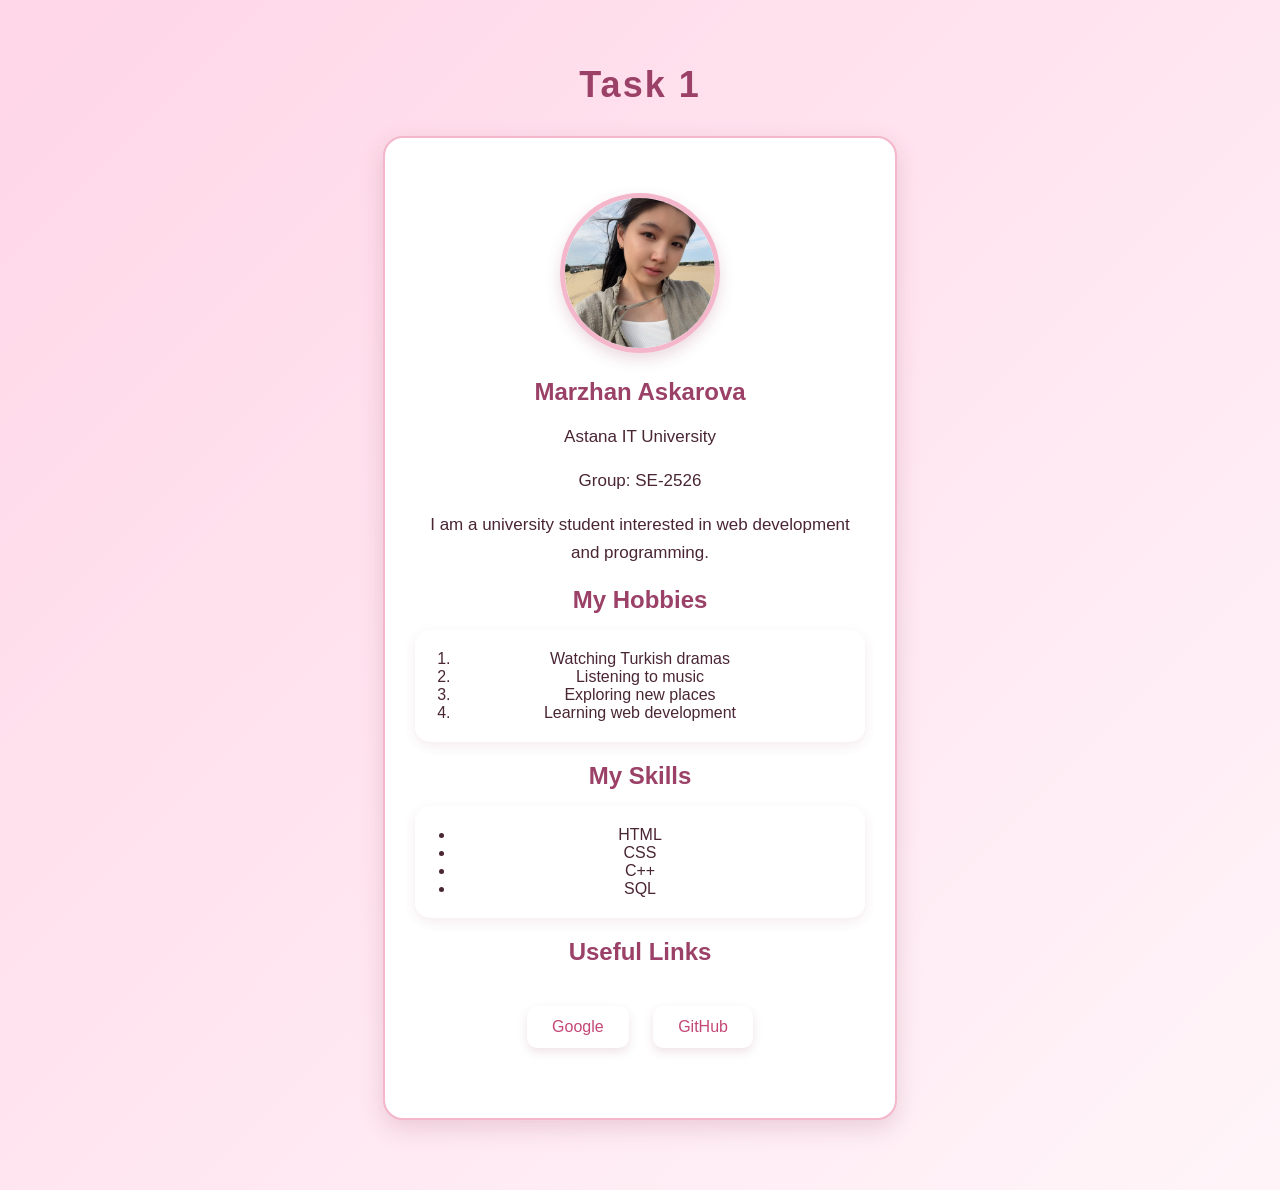
<file: task1.html>
<!DOCTYPE html>
<html>
<head>
    <h1 id="task-title">Task 1</h1>
    <link rel="stylesheet" href="styles.css">
    <div class="profile-card">
    <img src="me.jpg" alt="My profile photo" style="width: 170px; height: 170px; object-fit: cover;">
    <h2>Marzhan Askarova</h2>
    <p>Astana IT University</p>
    <p>Group: SE-2526</p>
    <p>I am a university student interested in web development and programming.</p>
    <h2>My Hobbies</h2>

<ol>
    <li>Watching Turkish dramas</li>
    <li>Listening to music</li>
    <li>Exploring new places</li>
    <li>Learning web development</li>
</ol>

<h2>My Skills</h2>

<ul>
    <li>HTML</li>
    <li>CSS</li>
    <li>C++</li>
    <li>SQL</li>
</ul>
    <h2>Useful Links</h2>

<div class="links">
    <a href="https://www.google.com">Google</a>
    <a href="https://www.github.com">GitHub</a>
</div>
</div>
</file>
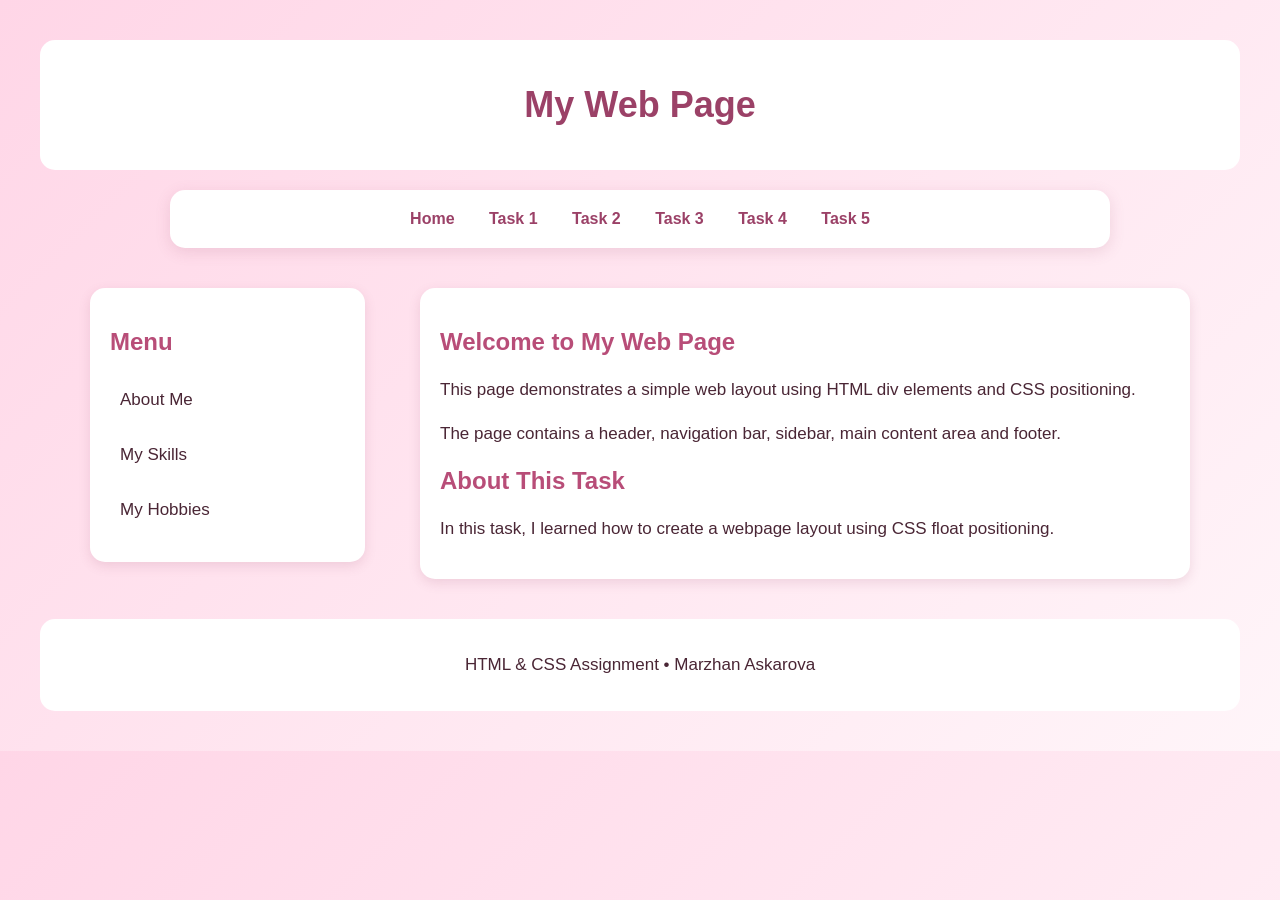
<file: task2.html>
<!DOCTYPE html>
<html>
<head>
    <title>Task 2</title>
    <link rel="stylesheet" href="styles.css">
</head>

<body>

    <header>
        <h1>My Web Page</h1>
    </header>

    <nav>
        <a href="index.html">Home</a>
        <a href="task1.html">Task 1</a>
        <a href="task2.html">Task 2</a>
        <a href="task3.html">Task 3</a>
        <a href="task4.html">Task 4</a>
        <a href="task5.html">Task 5</a>
    </nav>

    <div class="container">

        <div class="sidebar">
            <h2>Menu</h2>
            <p>About Me</p>
            <p>My Skills</p>
            <p>My Hobbies</p>
        </div>

        <div class="main-content">
            <h2>Welcome to My Web Page</h2>

            <p>
                This page demonstrates a simple web layout using HTML div elements and CSS positioning.
            </p>

            <p>
                The page contains a header, navigation bar, sidebar, main content area and footer.
            </p>

            <h2>About This Task</h2>

            <p>
                In this task, I learned how to create a webpage layout using CSS float positioning.
            </p>
        </div>

    </div>

    <footer>
        <p>HTML & CSS Assignment • Marzhan Askarova</p>
    </footer>

</body>
</html>
</file>
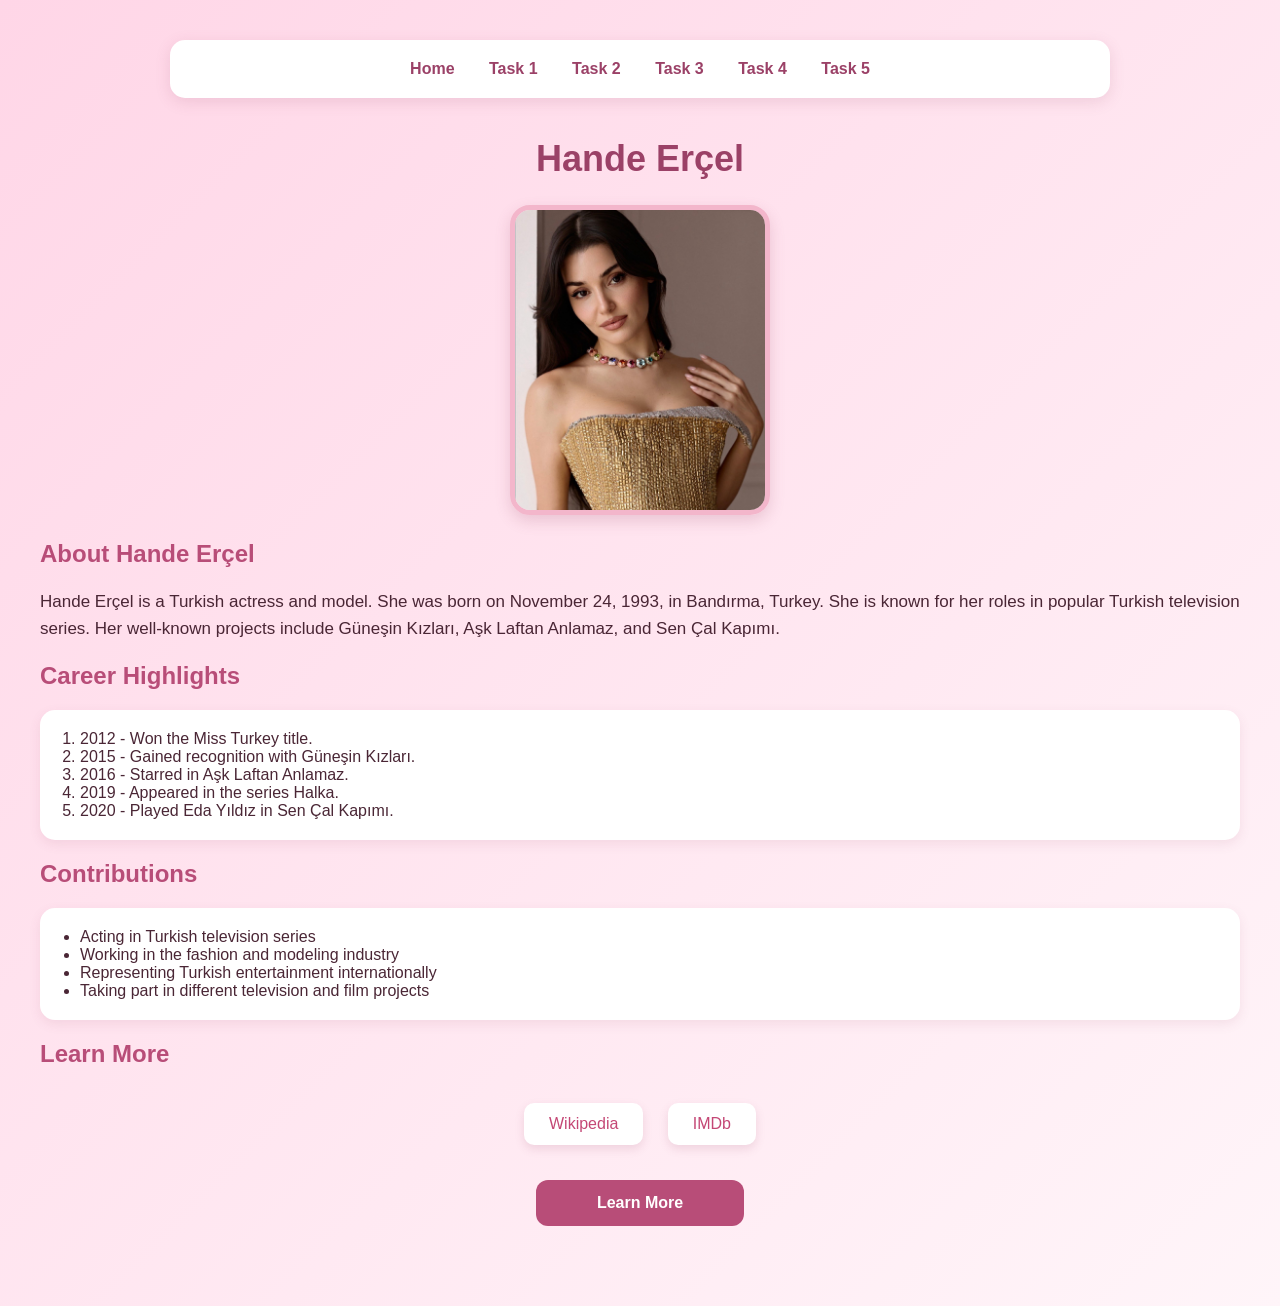
<file: task3.html>
<!DOCTYPE html>
<html>
<head>
    <title>Task 3 - Hande Erçel</title>
    <link rel="stylesheet" href="styles.css">
</head>

<body>

    <nav>
        <a href="index.html">Home</a>
        <a href="task1.html">Task 1</a>
        <a href="task2.html">Task 2</a>
        <a href="task3.html">Task 3</a>
        <a href="task4.html">Task 4</a>
        <a href="task5.html">Task 5</a>
    </nav>

    <h1>Hande Erçel</h1>

    <img src="hande.jpg" alt="Hande Erçel portrait">

    <h2>About Hande Erçel</h2>

    <p>
        Hande Erçel is a Turkish actress and model. 
        She was born on November 24, 1993, in Bandırma, Turkey.
        She is known for her roles in popular Turkish television series.
        Her well-known projects include Güneşin Kızları, Aşk Laftan Anlamaz,
        and Sen Çal Kapımı.
    </p>

    <h2>Career Highlights</h2>

    <ol>
        <li>2012 - Won the Miss Turkey title.</li>
        <li>2015 - Gained recognition with Güneşin Kızları.</li>
        <li>2016 - Starred in Aşk Laftan Anlamaz.</li>
        <li>2019 - Appeared in the series Halka.</li>
        <li>2020 - Played Eda Yıldız in Sen Çal Kapımı.</li>
    </ol>

    <h2>Contributions</h2>

    <ul>
        <li>Acting in Turkish television series</li>
        <li>Working in the fashion and modeling industry</li>
        <li>Representing Turkish entertainment internationally</li>
        <li>Taking part in different television and film projects</li>
    </ul>

   <h2>Learn More</h2>

<div class="tribute-links">
    <a href="https://en.wikipedia.org/wiki/Hande_Er%C3%A7el">Wikipedia</a>
    <a href="https://www.imdb.com/name/nm7495853/">IMDb</a>
</div>

<a class="learn-button" href="https://en.wikipedia.org/wiki/Hande_Er%C3%A7el">
    Learn More
</a>

</body>
</html>
</file>
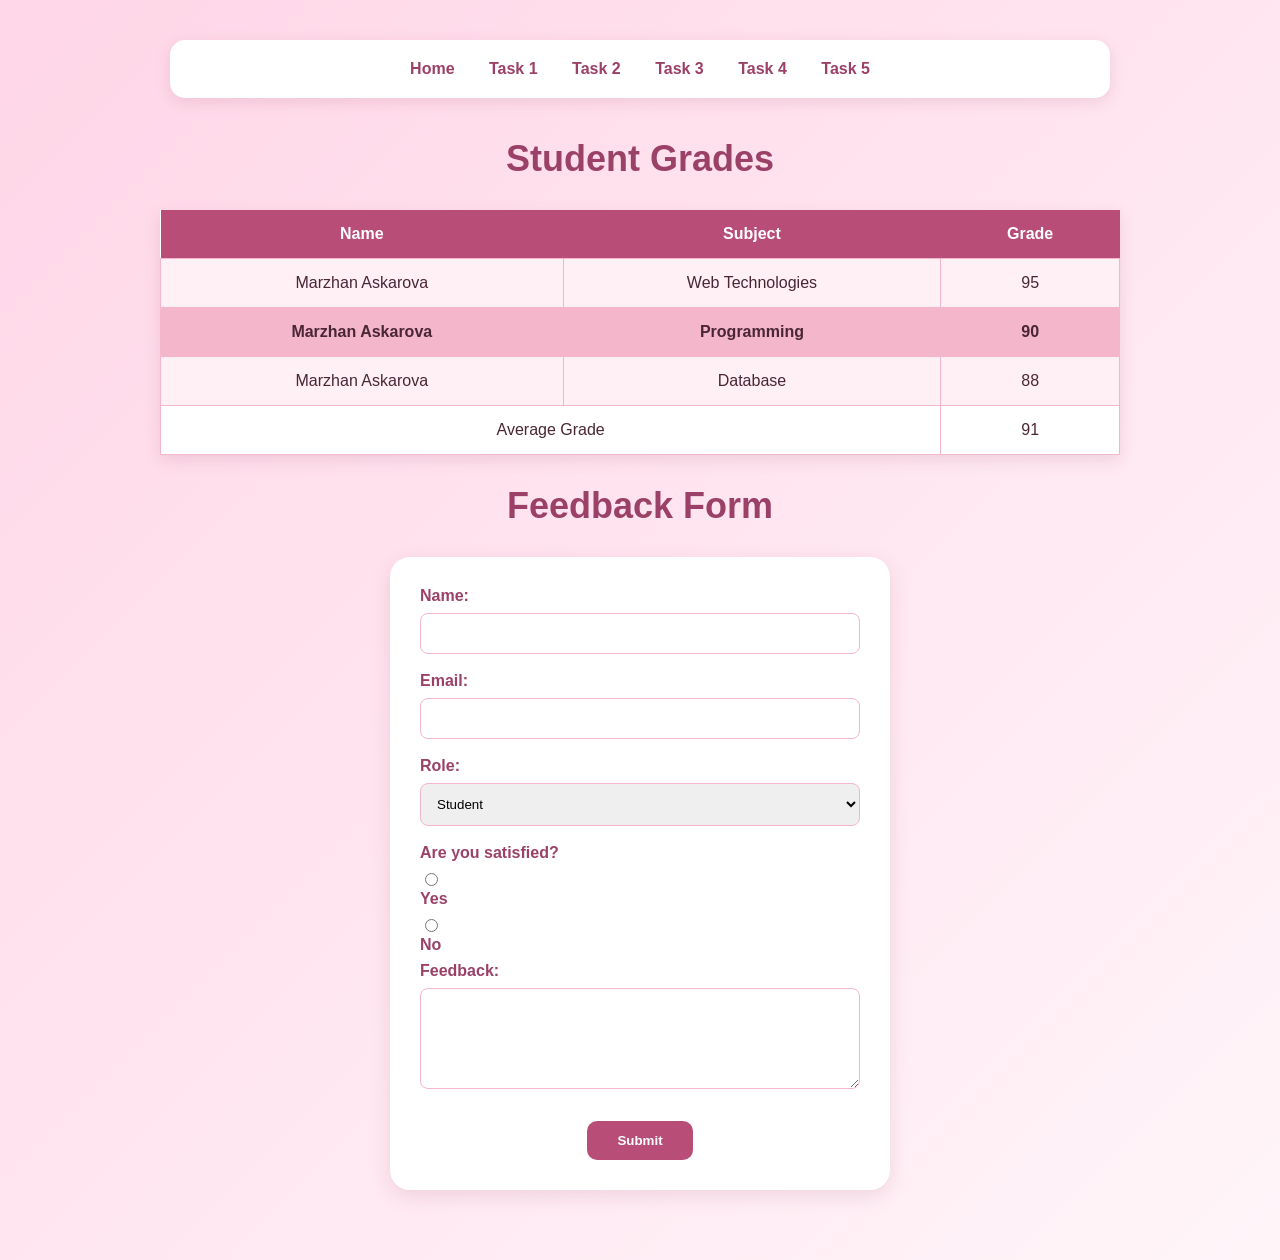
<file: task4.html>
<!DOCTYPE html>
<html>
<head>
    <title>Task 4 - Grades</title>
    <link rel="stylesheet" href="styles.css">
</head>

<body>

    <nav>
        <a href="index.html">Home</a>
        <a href="task1.html">Task 1</a>
        <a href="task2.html">Task 2</a>
        <a href="task3.html">Task 3</a>
        <a href="task4.html">Task 4</a>
        <a href="task5.html">Task 5</a>
    </nav>

    <h1 id="grades-title">Student Grades</h1>

    <table class="grades-table">
        <tr>
            <th>Name</th>
            <th>Subject</th>
            <th>Grade</th>
        </tr>

        <tr>
            <td>Marzhan Askarova</td>
            <td>Web Technologies</td>
            <td>95</td>
        </tr>

        <tr class="highlight">
            <td>Marzhan Askarova</td>
            <td>Programming</td>
            <td>90</td>
        </tr>

        <tr>
            <td>Marzhan Askarova</td>
            <td>Database</td>
            <td>88</td>
        </tr>

        <tr>
            <td colspan="2">Average Grade</td>
            <td>91</td>
        </tr>
    </table>
    <h1>Feedback Form</h1>

<form class="feedback-form">

    <label for="name">Name:</label>
    <input type="text" id="name" name="name">

    <label for="email">Email:</label>
    <input type="email" id="email" name="email">

    <label for="role">Role:</label>
    <select id="role" name="role">
        <option>Student</option>
        <option>Teacher</option>
        <option>Other</option>
    </select>

    <label>Are you satisfied?</label>

    <div>
        <input type="radio" id="yes" name="satisfied" value="yes">
        <label for="yes">Yes</label>

        <input type="radio" id="no" name="satisfied" value="no">
        <label for="no">No</label>
    </div>

    <label for="message">Feedback:</label>
    <textarea id="message" name="message" rows="5"></textarea>

    <button type="submit">Submit</button>

</form>

</body>
</html>
</file>
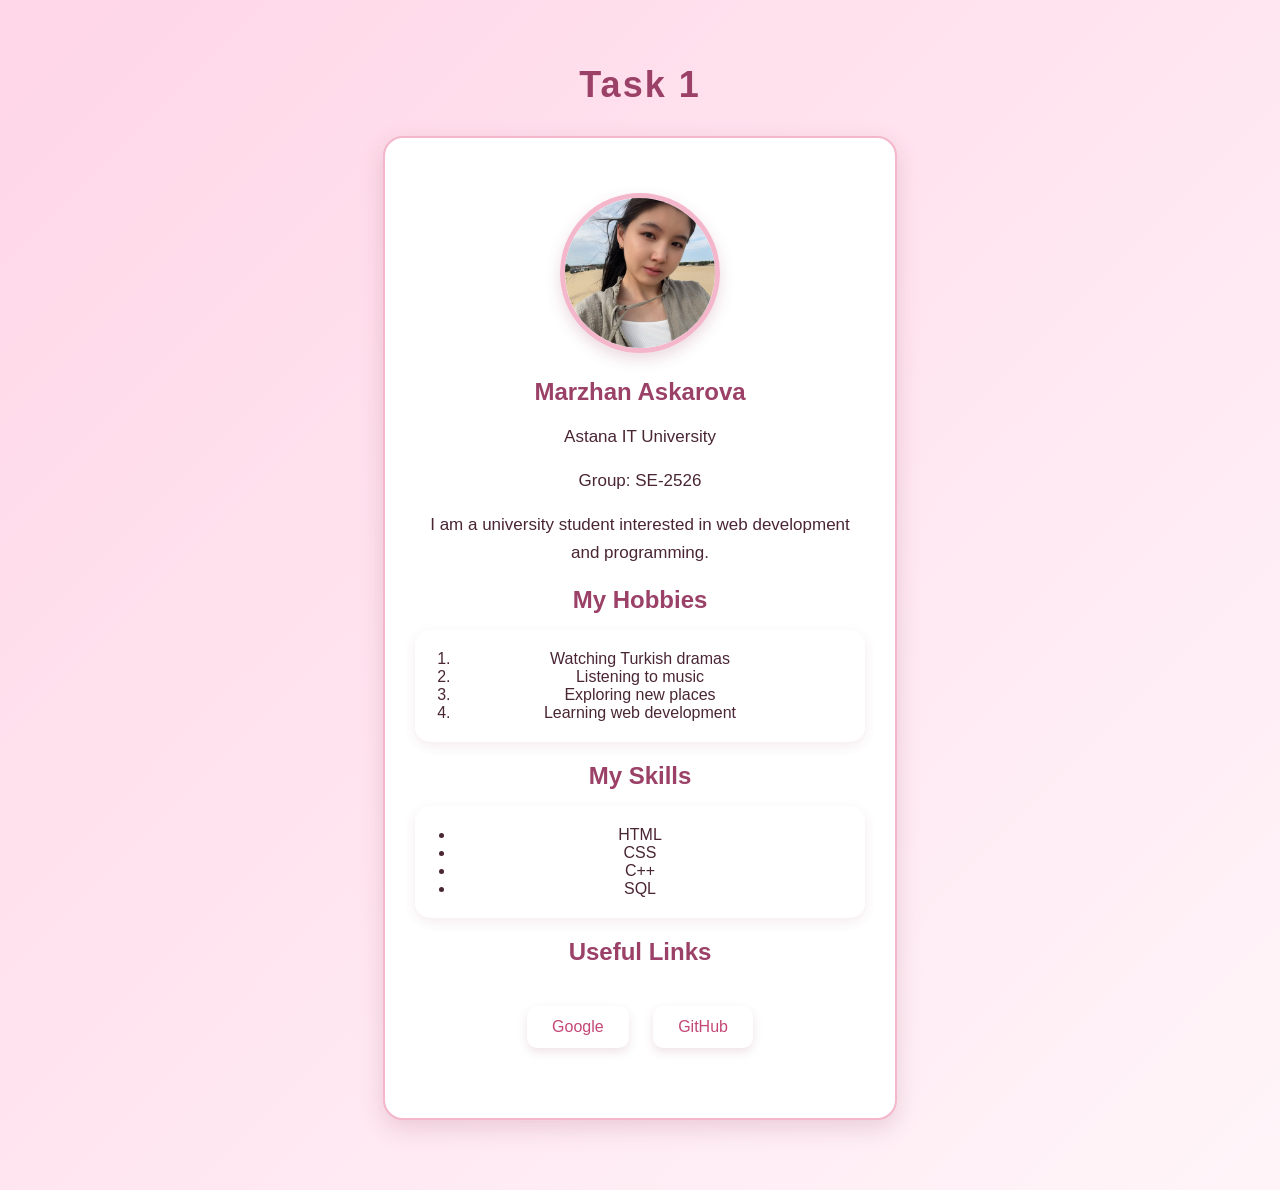
<file: assignment 1 frontend/task1.html>
<!DOCTYPE html>
<html>
<head>
    <h1 id="task-title">Task 1</h1>
    <link rel="stylesheet" href="styles.css">
    <div class="profile-card">
    <img src="me.jpg" alt="My profile photo" style="width: 170px; height: 170px; object-fit: cover;">
    <h2>Marzhan Askarova</h2>
    <p>Astana IT University</p>
    <p>Group: SE-2526</p>
    <p>I am a university student interested in web development and programming.</p>
    <h2>My Hobbies</h2>

<ol>
    <li>Watching Turkish dramas</li>
    <li>Listening to music</li>
    <li>Exploring new places</li>
    <li>Learning web development</li>
</ol>

<h2>My Skills</h2>

<ul>
    <li>HTML</li>
    <li>CSS</li>
    <li>C++</li>
    <li>SQL</li>
</ul>
    <h2>Useful Links</h2>

<div class="links">
    <a href="https://www.google.com">Google</a>
    <a href="https://www.github.com">GitHub</a>
</div>
</div>
</file>
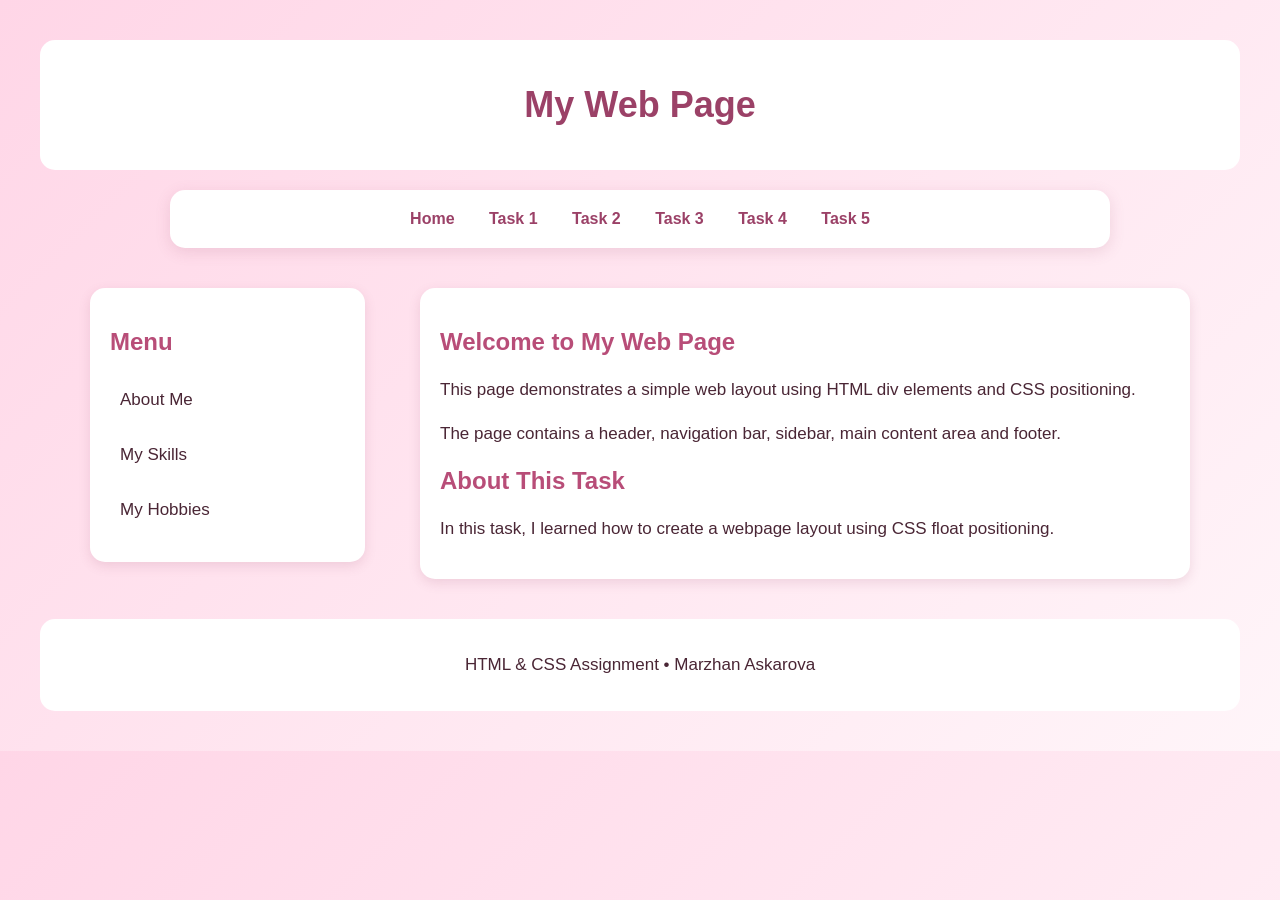
<file: assignment 1 frontend/task2.html>
<!DOCTYPE html>
<html>
<head>
    <title>Task 2</title>
    <link rel="stylesheet" href="styles.css">
</head>

<body>

    <header>
        <h1>My Web Page</h1>
    </header>

    <nav>
        <a href="index.html">Home</a>
        <a href="task1.html">Task 1</a>
        <a href="task2.html">Task 2</a>
        <a href="task3.html">Task 3</a>
        <a href="task4.html">Task 4</a>
        <a href="task5.html">Task 5</a>
    </nav>

    <div class="container">

        <div class="sidebar">
            <h2>Menu</h2>
            <p>About Me</p>
            <p>My Skills</p>
            <p>My Hobbies</p>
        </div>

        <div class="main-content">
            <h2>Welcome to My Web Page</h2>

            <p>
                This page demonstrates a simple web layout using HTML div elements and CSS positioning.
            </p>

            <p>
                The page contains a header, navigation bar, sidebar, main content area and footer.
            </p>

            <h2>About This Task</h2>

            <p>
                In this task, I learned how to create a webpage layout using CSS float positioning.
            </p>
        </div>

    </div>

    <footer>
        <p>HTML & CSS Assignment • Marzhan Askarova</p>
    </footer>

</body>
</html>
</file>
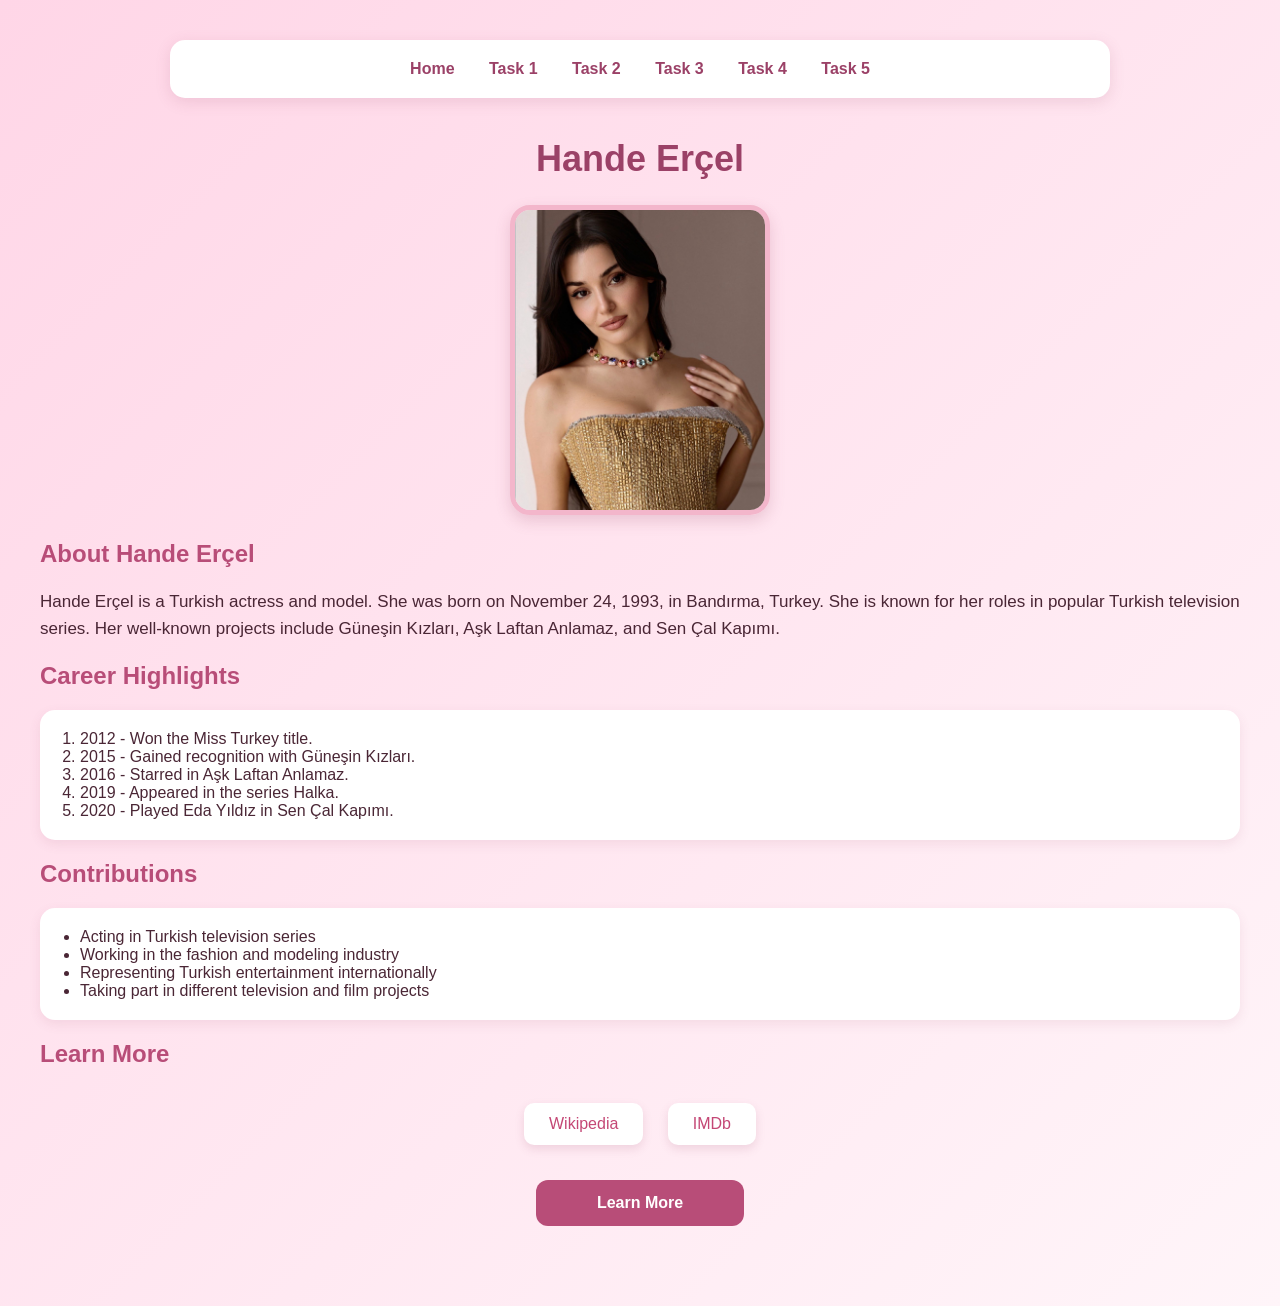
<file: assignment 1 frontend/task3.html>
<!DOCTYPE html>
<html>
<head>
    <title>Task 3 - Hande Erçel</title>
    <link rel="stylesheet" href="styles.css">
</head>

<body>

    <nav>
        <a href="index.html">Home</a>
        <a href="task1.html">Task 1</a>
        <a href="task2.html">Task 2</a>
        <a href="task3.html">Task 3</a>
        <a href="task4.html">Task 4</a>
        <a href="task5.html">Task 5</a>
    </nav>

    <h1>Hande Erçel</h1>

    <img src="hande.jpg" alt="Hande Erçel portrait">

    <h2>About Hande Erçel</h2>

    <p>
        Hande Erçel is a Turkish actress and model. 
        She was born on November 24, 1993, in Bandırma, Turkey.
        She is known for her roles in popular Turkish television series.
        Her well-known projects include Güneşin Kızları, Aşk Laftan Anlamaz,
        and Sen Çal Kapımı.
    </p>

    <h2>Career Highlights</h2>

    <ol>
        <li>2012 - Won the Miss Turkey title.</li>
        <li>2015 - Gained recognition with Güneşin Kızları.</li>
        <li>2016 - Starred in Aşk Laftan Anlamaz.</li>
        <li>2019 - Appeared in the series Halka.</li>
        <li>2020 - Played Eda Yıldız in Sen Çal Kapımı.</li>
    </ol>

    <h2>Contributions</h2>

    <ul>
        <li>Acting in Turkish television series</li>
        <li>Working in the fashion and modeling industry</li>
        <li>Representing Turkish entertainment internationally</li>
        <li>Taking part in different television and film projects</li>
    </ul>

   <h2>Learn More</h2>

<div class="tribute-links">
    <a href="https://en.wikipedia.org/wiki/Hande_Er%C3%A7el">Wikipedia</a>
    <a href="https://www.imdb.com/name/nm7495853/">IMDb</a>
</div>

<a class="learn-button" href="https://en.wikipedia.org/wiki/Hande_Er%C3%A7el">
    Learn More
</a>

</body>
</html>
</file>
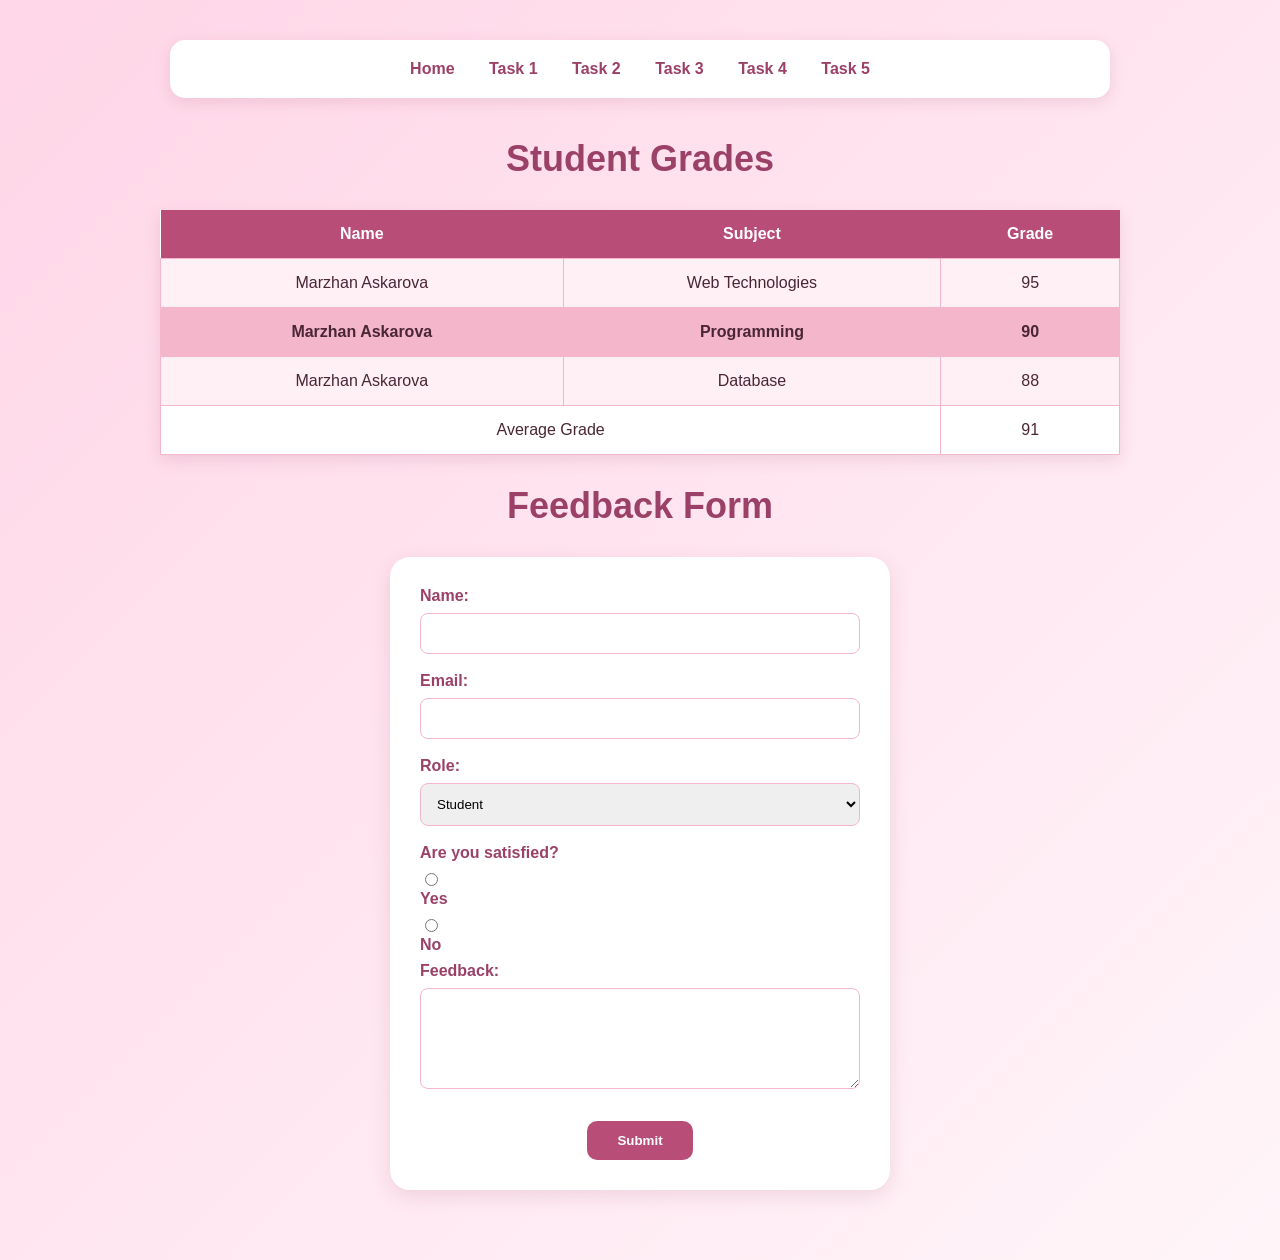
<file: assignment 1 frontend/task4.html>
<!DOCTYPE html>
<html>
<head>
    <title>Task 4 - Grades</title>
    <link rel="stylesheet" href="styles.css">
</head>

<body>

    <nav>
        <a href="index.html">Home</a>
        <a href="task1.html">Task 1</a>
        <a href="task2.html">Task 2</a>
        <a href="task3.html">Task 3</a>
        <a href="task4.html">Task 4</a>
        <a href="task5.html">Task 5</a>
    </nav>

    <h1 id="grades-title">Student Grades</h1>

    <table class="grades-table">
        <tr>
            <th>Name</th>
            <th>Subject</th>
            <th>Grade</th>
        </tr>

        <tr>
            <td>Marzhan Askarova</td>
            <td>Web Technologies</td>
            <td>95</td>
        </tr>

        <tr class="highlight">
            <td>Marzhan Askarova</td>
            <td>Programming</td>
            <td>90</td>
        </tr>

        <tr>
            <td>Marzhan Askarova</td>
            <td>Database</td>
            <td>88</td>
        </tr>

        <tr>
            <td colspan="2">Average Grade</td>
            <td>91</td>
        </tr>
    </table>
    <h1>Feedback Form</h1>

<form class="feedback-form">

    <label for="name">Name:</label>
    <input type="text" id="name" name="name">

    <label for="email">Email:</label>
    <input type="email" id="email" name="email">

    <label for="role">Role:</label>
    <select id="role" name="role">
        <option>Student</option>
        <option>Teacher</option>
        <option>Other</option>
    </select>

    <label>Are you satisfied?</label>

    <div>
        <input type="radio" id="yes" name="satisfied" value="yes">
        <label for="yes">Yes</label>

        <input type="radio" id="no" name="satisfied" value="no">
        <label for="no">No</label>
    </div>

    <label for="message">Feedback:</label>
    <textarea id="message" name="message" rows="5"></textarea>

    <button type="submit">Submit</button>

</form>

</body>
</html>
</file>
<file: styles.css>
body {
    background: linear-gradient(135deg, #ffd6e7, #fff5f9);
    font-family: Arial, sans-serif;
    margin: 0;
    padding: 40px;
    color: #4a2635;
}

nav {
    background-color: white;
    padding: 20px;
    text-align: center;
    border-radius: 15px;
    box-shadow: 0 4px 15px rgba(150, 70, 100, 0.15);
    max-width: 900px;
    margin: 0 auto 40px auto;
}

nav a {
    color: #9b4167;
    text-decoration: none;
    margin: 0 15px;
    font-weight: bold;
}

nav a:hover {
    color: #e75480;
}

h1 {
    color: #9b4167;
    text-align: center;
    font-size: 36px;
}

h2 {
    color: #b84d78;
}

p {
    font-size: 17px;
    line-height: 1.6;
}

.profile-card {
    background-color: white;
    max-width: 450px;
    margin: 30px auto;
    padding: 30px;
    text-align: center;
    border-radius: 20px;
    box-shadow: 0 8px 25px rgba(150, 70, 100, 0.2);
    border: 2px solid #f3b6cb;
}

.profile-card img {
    width: 150px !important;
    height: 150px !important;
    object-fit: cover;
    border-radius: 50%;
    border: 5px solid #f3b6cb;
}

.profile-card h2 {
    margin-bottom: 10px;
    color: #9b4167;
}

ol, ul {
    background-color: white;
    padding: 20px 40px;
    border-radius: 15px;
    box-shadow: 0 4px 12px rgba(150, 70, 100, 0.1);
}

a {
    color: #c44775;
}

a:hover {
    color: #e75480;
}
#task-title {
    letter-spacing: 2px;
}
.links {
    text-align: center;
    margin: 30px 0;
}

.links a {
    display: inline-block;
    background-color: white;
    padding: 12px 25px;
    margin: 10px;
    border-radius: 10px;
    text-decoration: none;
    box-shadow: 0 4px 10px rgba(150, 70, 100, 0.15);
}

.links a:hover {
    background-color: #f3b6cb;
    color: white;
}
header {
    text-align: center;
    background-color: white;
    padding: 20px;
    margin-bottom: 20px;
    border-radius: 15px;
}

.container {
    max-width: 1100px;
    margin: 30px auto;
}

.sidebar {
    float: left;
    width: 25%;
    background-color: white;
    padding: 20px;
    box-sizing: border-box;
    border-radius: 15px;
    box-shadow: 0 4px 12px rgba(150, 70, 100, 0.15);
}

.main-content {
    float: right;
    width: 70%;
    background-color: white;
    padding: 20px;
    box-sizing: border-box;
    border-radius: 15px;
    box-shadow: 0 4px 12px rgba(150, 70, 100, 0.15);
}

.container::after {
    content: "";
    display: block;
    clear: both;
}

footer {
    text-align: center;
    background-color: white;
    padding: 15px;
    margin-top: 40px;
    border-radius: 15px;
}
.sidebar p {
    padding: 10px;
    margin: 8px 0;
    border-radius: 8px;
}

.sidebar p:hover {
    background-color: #f3b6cb;
    color: white;
}
img {
    display: block;
    width: 250px;
    height: 300px;
    object-fit: cover;
    margin: 25px auto;
    border-radius: 20px;
    border: 5px solid #f3b6cb;
    box-shadow: 0 6px 15px rgba(150, 70, 100, 0.2);
}
.tribute-links {
    text-align: center;
    margin: 25px 0;
}

.tribute-links a {
    display: inline-block;
    background-color: white;
    padding: 12px 25px;
    margin: 10px;
    border-radius: 10px;
    text-decoration: none;
    box-shadow: 0 4px 10px rgba(150, 70, 100, 0.15);
}

.tribute-links a:hover {
    background-color: #f3b6cb;
    color: white;
}

.learn-button {
    display: block;
    width: 180px;
    margin: 20px auto 40px auto;
    padding: 14px;
    text-align: center;
    background-color: #b84d78;
    color: white;
    text-decoration: none;
    border-radius: 12px;
    font-weight: bold;
}

.learn-button:hover {
    background-color: #e75480;
}
.grades-table {
    width: 80%;
    margin: 30px auto;
    border-collapse: collapse;
    background-color: white;
    box-shadow: 0 5px 15px rgba(150, 70, 100, 0.15);
}

.grades-table th {
    background-color: #b84d78;
    color: white;
    padding: 15px;
}

.grades-table td {
    border: 1px solid #f3b6cb;
    padding: 15px;
    text-align: center;
}

.grades-table tr:nth-child(even) {
    background-color: #fff0f5;
}

.grades-table .highlight {
    background-color: #f3b6cb;
    font-weight: bold;
}

#grades-title {
    text-align: center;
    color: #9b4167;
}
.feedback-form {
    width: 500px;
    margin: 30px auto;
    padding: 30px;
    background-color: white;
    border-radius: 20px;
    box-shadow: 0 6px 20px rgba(150, 70, 100, 0.15);
    box-sizing: border-box;
}

.feedback-form label {
    display: block;
    margin-bottom: 8px;
    font-weight: bold;
    color: #9b4167;
}

.feedback-form input[type="text"],
.feedback-form input[type="email"],
.feedback-form select,
.feedback-form textarea {
    width: 100%;
    padding: 12px;
    margin-bottom: 18px;
    border: 1px solid #f3b6cb;
    border-radius: 8px;
    box-sizing: border-box;
}

.feedback-form input[type="radio"] {
    margin-right: 5px;
}

.feedback-form button {
    display: block;
    margin: 10px auto 0;
    padding: 12px 30px;
    background-color: #b84d78;
    color: white;
    border: none;
    border-radius: 10px;
    font-weight: bold;
    cursor: pointer;
}

.feedback-form button:hover {
    background-color: #e75480;
}
</file>
<file: assignment 1 frontend/styles.css>
body {
    background: linear-gradient(135deg, #ffd6e7, #fff5f9);
    font-family: Arial, sans-serif;
    margin: 0;
    padding: 40px;
    color: #4a2635;
}

nav {
    background-color: white;
    padding: 20px;
    text-align: center;
    border-radius: 15px;
    box-shadow: 0 4px 15px rgba(150, 70, 100, 0.15);
    max-width: 900px;
    margin: 0 auto 40px auto;
}

nav a {
    color: #9b4167;
    text-decoration: none;
    margin: 0 15px;
    font-weight: bold;
}

nav a:hover {
    color: #e75480;
}

h1 {
    color: #9b4167;
    text-align: center;
    font-size: 36px;
}

h2 {
    color: #b84d78;
}

p {
    font-size: 17px;
    line-height: 1.6;
}

.profile-card {
    background-color: white;
    max-width: 450px;
    margin: 30px auto;
    padding: 30px;
    text-align: center;
    border-radius: 20px;
    box-shadow: 0 8px 25px rgba(150, 70, 100, 0.2);
    border: 2px solid #f3b6cb;
}

.profile-card img {
    width: 150px !important;
    height: 150px !important;
    object-fit: cover;
    border-radius: 50%;
    border: 5px solid #f3b6cb;
}

.profile-card h2 {
    margin-bottom: 10px;
    color: #9b4167;
}

ol, ul {
    background-color: white;
    padding: 20px 40px;
    border-radius: 15px;
    box-shadow: 0 4px 12px rgba(150, 70, 100, 0.1);
}

a {
    color: #c44775;
}

a:hover {
    color: #e75480;
}
#task-title {
    letter-spacing: 2px;
}
.links {
    text-align: center;
    margin: 30px 0;
}

.links a {
    display: inline-block;
    background-color: white;
    padding: 12px 25px;
    margin: 10px;
    border-radius: 10px;
    text-decoration: none;
    box-shadow: 0 4px 10px rgba(150, 70, 100, 0.15);
}

.links a:hover {
    background-color: #f3b6cb;
    color: white;
}
header {
    text-align: center;
    background-color: white;
    padding: 20px;
    margin-bottom: 20px;
    border-radius: 15px;
}

.container {
    max-width: 1100px;
    margin: 30px auto;
}

.sidebar {
    float: left;
    width: 25%;
    background-color: white;
    padding: 20px;
    box-sizing: border-box;
    border-radius: 15px;
    box-shadow: 0 4px 12px rgba(150, 70, 100, 0.15);
}

.main-content {
    float: right;
    width: 70%;
    background-color: white;
    padding: 20px;
    box-sizing: border-box;
    border-radius: 15px;
    box-shadow: 0 4px 12px rgba(150, 70, 100, 0.15);
}

.container::after {
    content: "";
    display: block;
    clear: both;
}

footer {
    text-align: center;
    background-color: white;
    padding: 15px;
    margin-top: 40px;
    border-radius: 15px;
}
.sidebar p {
    padding: 10px;
    margin: 8px 0;
    border-radius: 8px;
}

.sidebar p:hover {
    background-color: #f3b6cb;
    color: white;
}
img {
    display: block;
    width: 250px;
    height: 300px;
    object-fit: cover;
    margin: 25px auto;
    border-radius: 20px;
    border: 5px solid #f3b6cb;
    box-shadow: 0 6px 15px rgba(150, 70, 100, 0.2);
}
.tribute-links {
    text-align: center;
    margin: 25px 0;
}

.tribute-links a {
    display: inline-block;
    background-color: white;
    padding: 12px 25px;
    margin: 10px;
    border-radius: 10px;
    text-decoration: none;
    box-shadow: 0 4px 10px rgba(150, 70, 100, 0.15);
}

.tribute-links a:hover {
    background-color: #f3b6cb;
    color: white;
}

.learn-button {
    display: block;
    width: 180px;
    margin: 20px auto 40px auto;
    padding: 14px;
    text-align: center;
    background-color: #b84d78;
    color: white;
    text-decoration: none;
    border-radius: 12px;
    font-weight: bold;
}

.learn-button:hover {
    background-color: #e75480;
}
.grades-table {
    width: 80%;
    margin: 30px auto;
    border-collapse: collapse;
    background-color: white;
    box-shadow: 0 5px 15px rgba(150, 70, 100, 0.15);
}

.grades-table th {
    background-color: #b84d78;
    color: white;
    padding: 15px;
}

.grades-table td {
    border: 1px solid #f3b6cb;
    padding: 15px;
    text-align: center;
}

.grades-table tr:nth-child(even) {
    background-color: #fff0f5;
}

.grades-table .highlight {
    background-color: #f3b6cb;
    font-weight: bold;
}

#grades-title {
    text-align: center;
    color: #9b4167;
}
.feedback-form {
    width: 500px;
    margin: 30px auto;
    padding: 30px;
    background-color: white;
    border-radius: 20px;
    box-shadow: 0 6px 20px rgba(150, 70, 100, 0.15);
    box-sizing: border-box;
}

.feedback-form label {
    display: block;
    margin-bottom: 8px;
    font-weight: bold;
    color: #9b4167;
}

.feedback-form input[type="text"],
.feedback-form input[type="email"],
.feedback-form select,
.feedback-form textarea {
    width: 100%;
    padding: 12px;
    margin-bottom: 18px;
    border: 1px solid #f3b6cb;
    border-radius: 8px;
    box-sizing: border-box;
}

.feedback-form input[type="radio"] {
    margin-right: 5px;
}

.feedback-form button {
    display: block;
    margin: 10px auto 0;
    padding: 12px 30px;
    background-color: #b84d78;
    color: white;
    border: none;
    border-radius: 10px;
    font-weight: bold;
    cursor: pointer;
}

.feedback-form button:hover {
    background-color: #e75480;
}
</file>
